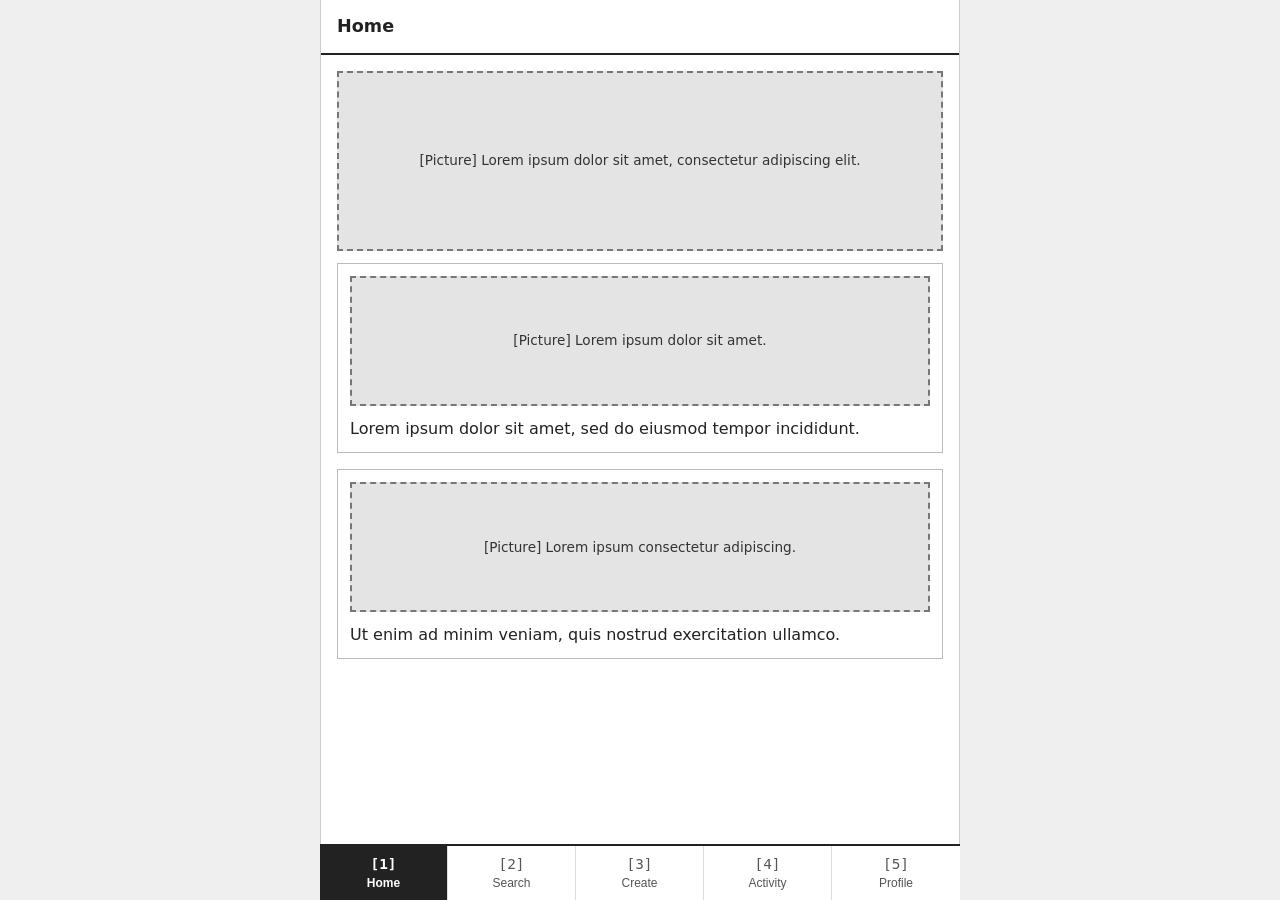
<file: el kommunio/index.html>
<!DOCTYPE html>
<html lang="en">
<head>
  <meta charset="UTF-8">
  <meta name="viewport" content="width=device-width, initial-scale=1.0, viewport-fit=cover">
  <meta name="theme-color" content="#ffffff">
  <title>App Wireframe</title>
  <link rel="manifest" href="manifest.json">
  <link rel="stylesheet" href="styles.css">
</head>
<body>
  <div class="app-shell">
    <header class="top-bar">
      <h1 id="page-title">Home</h1>
    </header>

    <main class="content">
      <!-- Page 1: Home -->
      <section id="page-home" class="page active">
        <div class="img-box hero">
          <span>[Picture] Lorem ipsum dolor sit amet, consectetur adipiscing elit.</span>
        </div>
        <div class="card">
          <div class="img-box">
            <span>[Picture] Lorem ipsum dolor sit amet.</span>
          </div>
          <p>Lorem ipsum dolor sit amet, sed do eiusmod tempor incididunt.</p>
        </div>
        <div class="card">
          <div class="img-box">
            <span>[Picture] Lorem ipsum consectetur adipiscing.</span>
          </div>
          <p>Ut enim ad minim veniam, quis nostrud exercitation ullamco.</p>
        </div>
      </section>

      <!-- Page 2: Search -->
      <section id="page-search" class="page">
        <input type="text" class="wire-input" placeholder="Search wireframe...">
        <div class="grid-2">
          <div class="img-box square"><span>[Picture] Lorem ipsum dolor</span></div>
          <div class="img-box square"><span>[Picture] Lorem ipsum amet</span></div>
          <div class="img-box square"><span>[Picture] Lorem ipsum elit</span></div>
          <div class="img-box square"><span>[Picture] Lorem ipsum tempor</span></div>
        </div>
      </section>

      <!-- Page 3: Create -->
      <section id="page-create" class="page">
        <div class="img-box hero">
          <span>[Upload Picture] Lorem ipsum dolor sit amet, consectetur.</span>
        </div>
        <input type="text" class="wire-input" placeholder="Title placeholder">
        <textarea class="wire-input" rows="4" placeholder="Description placeholder"></textarea>
        <button type="button" class="wire-btn">Submit</button>
      </section>

      <!-- Page 4: Activity -->
      <section id="page-activity" class="page">
        <div class="list-item">
          <div class="img-box thumb"><span>Lorem ipsum</span></div>
          <p>Lorem ipsum dolor sit amet, consectetur adipiscing elit.</p>
        </div>
        <div class="list-item">
          <div class="img-box thumb"><span>Lorem ipsum</span></div>
          <p>Sed do eiusmod tempor incididunt ut labore et dolore.</p>
        </div>
        <div class="list-item">
          <div class="img-box thumb"><span>Lorem ipsum</span></div>
          <p>Quis nostrud exercitation ullamco laboris nisi ut aliquip.</p>
        </div>
      </section>

      <!-- Page 5: Profile -->
      <section id="page-profile" class="page">
        <div class="profile-header">
          <div class="img-box avatar"><span>Lorem ipsum</span></div>
          <div>
            <h2>User Name</h2>
            <p>Lorem ipsum dolor sit amet.</p>
          </div>
        </div>
        <div class="grid-2">
          <div class="img-box square"><span>[Picture] Lorem ipsum 1</span></div>
          <div class="img-box square"><span>[Picture] Lorem ipsum 2</span></div>
        </div>
      </section>
    </main>

    <!-- Bottom 5-Feature Navigation -->
    <nav class="bottom-nav" aria-label="Primary">
      <button class="nav-btn active" data-target="page-home" data-title="Home">
        <span class="icon">[1]</span>
        <span>Home</span>
      </button>
      <button class="nav-btn" data-target="page-search" data-title="Search">
        <span class="icon">[2]</span>
        <span>Search</span>
      </button>
      <button class="nav-btn" data-target="page-create" data-title="Create">
        <span class="icon">[3]</span>
        <span>Create</span>
      </button>
      <button class="nav-btn" data-target="page-activity" data-title="Activity">
        <span class="icon">[4]</span>
        <span>Activity</span>
      </button>
      <button class="nav-btn" data-target="page-profile" data-title="Profile">
        <span class="icon">[5]</span>
        <span>Profile</span>
      </button>
    </nav>
  </div>

  <script src="app.js"></script>
</body>
</html>
</file>
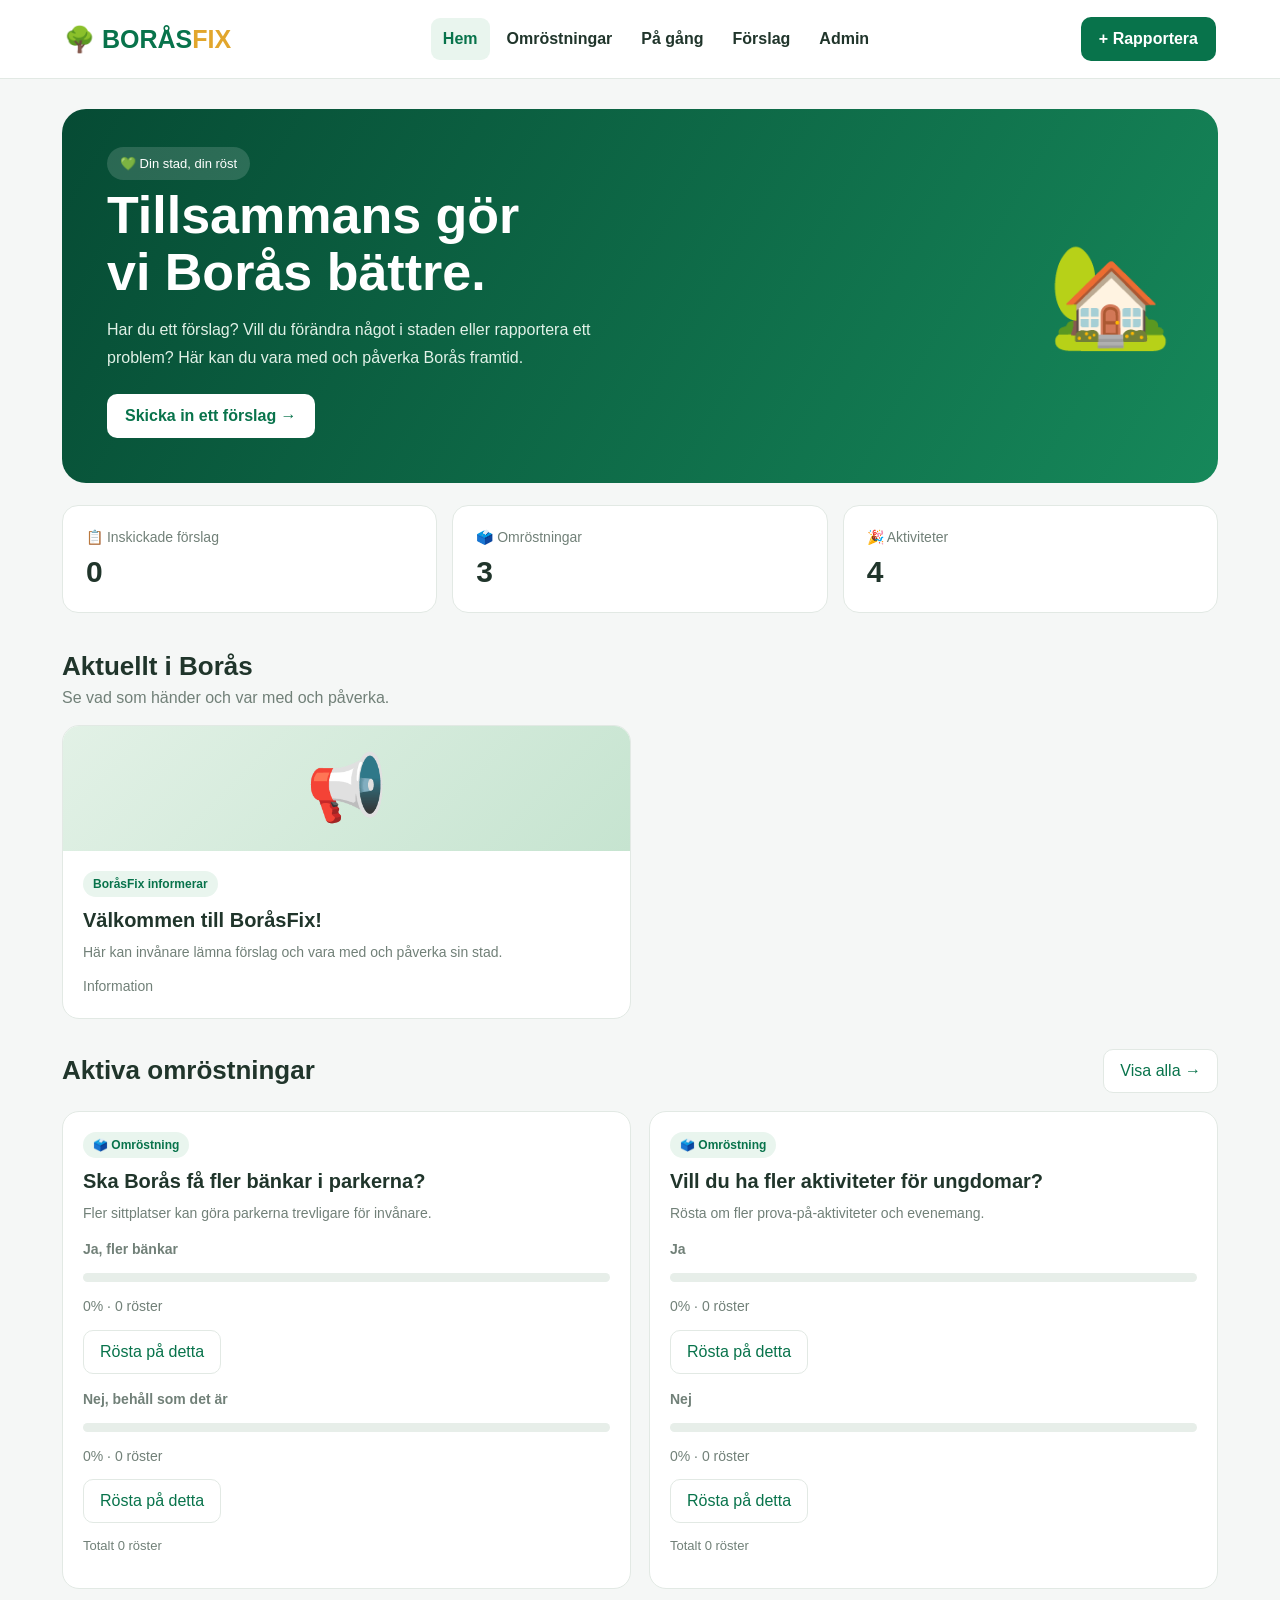
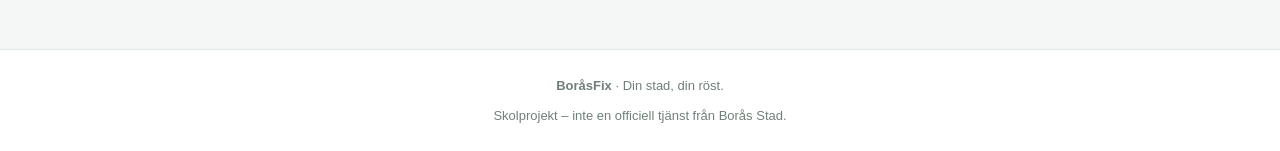
<file: Appborås.html>
<!DOCTYPE html>
<html lang="sv">
<head>
<meta charset="UTF-8">
<meta name="viewport" content="width=device-width, initial-scale=1.0">

<title>BoråsFix – Din stad, din röst</title>

<style>
* {
    margin: 0;
    padding: 0;
    box-sizing: border-box;
}

:root {
    --green: #08734b;
    --dark: #064b34;
    --light: #e9f5ee;
    --bg: #f5f7f6;
    --text: #20352b;
    --gray: #718078;
    --border: #e2e9e4;
}

body {
    font-family: Arial, sans-serif;
    background: var(--bg);
    color: var(--text);
}

button, input, textarea, select {
    font: inherit;
}

button {
    cursor: pointer;
}

header {
    background: white;
    padding: 17px 5%;
    display: flex;
    align-items: center;
    justify-content: space-between;
    gap: 15px;
    border-bottom: 1px solid var(--border);
    position: sticky;
    top: 0;
    z-index: 10;
}

.logo {
    font-size: 25px;
    font-weight: bold;
    color: var(--green);
}

.logo span {
    color: #e2a62c;
}

nav {
    display: flex;
    gap: 5px;
    flex-wrap: wrap;
}

nav button {
    border: none;
    background: transparent;
    padding: 12px;
    border-radius: 9px;
    color: var(--text);
    font-weight: bold;
}

nav button:hover,
nav button.active {
    background: var(--light);
    color: var(--green);
}

.primary {
    background: var(--green);
    color: white;
    border: none;
    border-radius: 10px;
    padding: 13px 18px;
    font-weight: bold;
}

.primary:hover {
    background: var(--dark);
}

.secondary {
    background: white;
    color: var(--green);
    border: 1px solid var(--border);
    border-radius: 10px;
    padding: 12px 16px;
}

main {
    max-width: 1200px;
    margin: auto;
    padding: 30px 22px 60px;
}

.page {
    display: none;
}

.page.active {
    display: block;
}

.hero {
    background: linear-gradient(120deg, #064b34, #16885a);
    color: white;
    padding: 45px;
    border-radius: 24px;
    display: flex;
    align-items: center;
    justify-content: space-between;
    gap: 25px;
    overflow: hidden;
}

.hero h1 {
    font-size: clamp(32px, 5vw, 52px);
    line-height: 1.1;
    margin: 15px 0;
}

.hero p {
    line-height: 1.7;
    color: #e1f1e7;
    max-width: 550px;
}

.hero button {
    margin-top: 23px;
    background: white;
    color: var(--green);
}

.hero-icon {
    font-size: 100px;
}

.tag {
    background: #ffffff25;
    padding: 9px 13px;
    border-radius: 30px;
    font-size: 13px;
}

.stats {
    display: grid;
    grid-template-columns: repeat(3, 1fr);
    gap: 15px;
    margin: 22px 0 38px;
}

.stat {
    background: white;
    border: 1px solid var(--border);
    padding: 23px;
    border-radius: 16px;
}

.stat p {
    color: var(--gray);
    font-size: 14px;
}

.stat h2 {
    margin-top: 10px;
    font-size: 30px;
}

.section-head {
    display: flex;
    justify-content: space-between;
    align-items: center;
    gap: 15px;
    margin: 30px 0 18px;
}

.section-head h2 {
    font-size: 26px;
}

.section-head p {
    color: var(--gray);
    margin-top: 7px;
}

.grid {
    display: grid;
    grid-template-columns: repeat(2, minmax(0, 1fr));
    gap: 18px;
}

.card {
    background: white;
    border: 1px solid var(--border);
    border-radius: 17px;
    overflow: hidden;
}

.card-content {
    padding: 20px;
}

.card h3 {
    margin: 12px 0 9px;
    font-size: 20px;
}

.card p {
    color: var(--gray);
    line-height: 1.6;
    font-size: 14px;
}

.card-image {
    min-height: 125px;
    display: flex;
    align-items: center;
    justify-content: center;
    font-size: 65px;
    background: linear-gradient(135deg, #e2f1e6, #c6e4d0);
}

.pill {
    display: inline-block;
    background: var(--light);
    color: var(--green);
    padding: 6px 10px;
    border-radius: 20px;
    font-size: 12px;
    font-weight: bold;
}

.vote-count {
    margin: 15px 0;
    font-size: 13px;
    color: var(--gray);
}

.progress {
    height: 9px;
    background: #e7eee9;
    border-radius: 20px;
    overflow: hidden;
    margin: 13px 0;
}

.progress div {
    height: 100%;
    background: var(--green);
    width: 0%;
}

.card button {
    margin-top: 12px;
}

.toolbar {
    display: flex;
    gap: 12px;
    margin: 20px 0;
}

.field {
    width: 100%;
    padding: 13px;
    border: 1px solid #dce5df;
    border-radius: 10px;
    background: white;
    color: var(--text);
}

.field:focus {
    outline: 2px solid #9ac9ad;
    border-color: var(--green);
}

.toolbar input {
    flex: 1;
    min-width: 0;
}

.toolbar select {
    max-width: 220px;
}

.panel {
    background: white;
    border: 1px solid var(--border);
    border-radius: 18px;
    padding: 28px;
    max-width: 750px;
    margin: 0 auto;
}

.panel h2 {
    margin-bottom: 10px;
}

.panel > p {
    color: var(--gray);
    line-height: 1.6;
    margin-bottom: 22px;
}

.notice {
    background: var(--light);
    color: var(--green);
    padding: 14px;
    border-radius: 10px;
    font-size: 14px;
    line-height: 1.5;
    margin-bottom: 20px;
}

.form-group {
    margin-bottom: 18px;
}

.form-group label {
    display: block;
    font-weight: bold;
    margin-bottom: 8px;
    font-size: 14px;
}

textarea.field {
    min-height: 120px;
    resize: vertical;
}

.form-actions {
    display: flex;
    gap: 10px;
    margin-top: 23px;
}

.empty {
    background: white;
    padding: 40px;
    text-align: center;
    border-radius: 15px;
    color: var(--gray);
    grid-column: 1 / -1;
}

.status {
    display: inline-block;
    padding: 6px 10px;
    border-radius: 20px;
    background: #fff2d7;
    color: #8c6000;
    font-size: 12px;
    font-weight: bold;
}

.status.work {
    background: #e6efff;
    color: #315da7;
}

.status.done {
    background: #e1f5e8;
    color: #176b48;
}

.admin-controls {
    padding: 15px 20px;
    border-top: 1px solid var(--border);
}

.admin-controls select {
    margin-bottom: 10px;
}

.admin-controls button {
    width: 100%;
}

.activity-date {
    color: var(--green);
    font-weight: bold;
    font-size: 13px;
    margin-top: 12px;
}

footer {
    background: white;
    border-top: 1px solid var(--border);
    padding: 28px;
    text-align: center;
    color: var(--gray);
    font-size: 13px;
}

@media (max-width: 750px) {
    header {
        flex-wrap: wrap;
        padding: 15px;
    }

    nav {
        width: 100%;
        order: 3;
        overflow-x: auto;
    }

    nav button {
        padding: 10px;
        font-size: 13px;
    }

    .hero {
        padding: 28px;
    }

    .hero-icon {
        display: none;
    }

    .grid {
        grid-template-columns: 1fr;
    }

    .stats {
        gap: 8px;
    }

    .stat {
        padding: 14px;
    }

    .stat h2 {
        font-size: 24px;
    }

    .stat p {
        font-size: 12px;
    }

    .toolbar {
        flex-direction: column;
    }

    .toolbar select {
        max-width: none;
    }

    .panel {
        padding: 20px;
    }

    .section-head h2 {
        font-size: 22px;
    }
}
</style>
</head>

<body>

<header>
    <div class="logo">🌳 BORÅS<span>FIX</span></div>

    <nav>
        <button class="active" onclick="showPage('home',this)">Hem</button>
        <button onclick="showPage('polls',this)">Omröstningar</button>
        <button onclick="showPage('activities',this)">På gång</button>
        <button onclick="showPage('proposals',this)">Förslag</button>
        <button onclick="showPage('admin',this)">Admin</button>
    </nav>

    <button class="primary" onclick="showPage('create')">
        + Rapportera
    </button>
</header>

<main>

<!-- HEM -->
<section id="home" class="page active">

    <div class="hero">
        <div>
            <span class="tag">💚 Din stad, din röst</span>

            <h1>Tillsammans gör<br>vi Borås bättre.</h1>

            <p>
                Har du ett förslag? Vill du förändra något
                i staden eller rapportera ett problem?
                Här kan du vara med och påverka Borås framtid.
            </p>

            <button class="primary" onclick="showPage('create')">
                Skicka in ett förslag →
            </button>
        </div>

        <div class="hero-icon">🏡</div>
    </div>

    <div class="stats">
        <div class="stat">
            <p>📋 Inskickade förslag</p>
            <h2 id="totalCount">0</h2>
        </div>

        <div class="stat">
            <p>🗳️ Omröstningar</p>
            <h2 id="pollCount">0</h2>
        </div>

        <div class="stat">
            <p>🎉 Aktiviteter</p>
            <h2 id="activityCount">0</h2>
        </div>
    </div>

    <div class="section-head">
        <div>
            <h2>Aktuellt i Borås</h2>
            <p>Se vad som händer och var med och påverka.</p>
        </div>
    </div>

    <div id="homePosts" class="grid"></div>

    <div class="section-head">
        <h2>Aktiva omröstningar</h2>
        <button class="secondary" onclick="showPage('polls')">
            Visa alla →
        </button>
    </div>

    <div id="homePolls" class="grid"></div>

</section>

<!-- OMROSTNINGAR -->
<section id="polls" class="page">

    <div class="section-head">
        <div>
            <h2>🗳️ Omröstningar</h2>
            <p>Rösta på förslag som kan påverka Borås.</p>
        </div>
    </div>

    <div class="notice">
        Omröstningarna i denna prototyp är endast exempel.
        Rösterna är inte riktiga kommunala beslut.
    </div>

    <div id="pollList" class="grid"></div>

</section>

<!-- AKTIVITETER -->
<section id="activities" class="page">

    <div class="section-head">
        <div>
            <h2>🎉 På gång i Borås</h2>
            <p>Hitta aktiviteter, evenemang och prova-på.</p>
        </div>
    </div>

    <div class="toolbar">
        <select id="activityFilter" class="field"
                onchange="renderActivities()">
            <option value="">Alla aktiviteter</option>
            <option value="Sommar">Sommar</option>
            <option value="Vinter">Vinter</option>
            <option value="Prova på">Prova på</option>
        </select>
    </div>

    <div id="activityList" class="grid"></div>

</section>

<!-- FORSLAG -->
<section id="proposals" class="page">

    <div class="section-head">
        <div>
            <h2>💡 Förslagsinkorgen</h2>
            <p>Se förslag från andra invånare. Namn visas inte.</p>
        </div>

        <button class="primary" onclick="showPage('create')">
            + Skapa förslag
        </button>
    </div>

    <div class="notice">
        Förslagen i denna demo visas utan namn.
        Tänk på att inte skriva personuppgifter i beskrivningen.
    </div>

    <div class="toolbar">
        <input class="field" id="proposalSearch"
               placeholder="🔎 Sök efter förslag..."
               oninput="renderProposals()">

        <select class="field" id="proposalFilter"
                onchange="renderProposals()">
            <option value="">Alla kategorier</option>
            <option value="Underhåll">Underhåll</option>
            <option value="Nybyggnation">Nybyggnation</option>
            <option value="Aktiviteter">Aktiviteter</option>
            <option value="Annat">Annat</option>
        </select>
    </div>

    <div id="proposalList" class="grid"></div>

</section>

<!-- SKAPA RAPPORT -->
<section id="create" class="page">

    <div class="panel">
        <h2>📍 Skicka in ett förslag</h2>

        <p>
            Berätta vad du vill förbättra i Borås.
            Du kan skicka in ett förslag om underhåll,
            nybyggnation eller aktiviteter.
        </p>

        <div class="notice">
            Detta är en skolprototyp.
            Ditt förslag sparas i webbläsaren och
            skickas inte till Borås kommun.
        </div>

        <form id="proposalForm">

            <div class="form-group">
                <label for="proposalTitle">Rubrik</label>

                <input class="field" id="proposalTitle"
                       maxlength="100"
                       placeholder="Exempel: Fler bänkar i parken"
                       required>
            </div>

            <div class="form-group">
                <label for="proposalCategory">Kategori</label>

                <select class="field" id="proposalCategory" required>
                    <option value="">Välj kategori</option>
                    <option>Underhåll</option>
                    <option>Nybyggnation</option>
                    <option>Aktiviteter</option>
                    <option>Annat</option>
                </select>
            </div>

            <div class="form-group">
                <label for="proposalLocation">Plats</label>

                <input class="field" id="proposalLocation"
                       maxlength="120"
                       placeholder="Var i Borås gäller förslaget?"
                       required>
            </div>

            <div class="form-group">
                <label for="proposalDescription">Beskrivning</label>

                <textarea class="field" id="proposalDescription"
                          maxlength="1000"
                          placeholder="Beskriv vad du vill ska förändras..."
                          required></textarea>
            </div>

            <div class="form-actions">
                <button class="primary" type="submit">
                    Skicka förslag →
                </button>

                <button class="secondary" type="button"
                        onclick="showPage('home')">
                    Avbryt
                </button>
            </div>

        </form>
    </div>

</section>

<!-- ADMIN -->
<section id="admin" class="page">

    <div class="section-head">
        <div>
            <h2>🛠️ Kommunens admin</h2>
            <p>Demo för att hantera förslag och publicera innehåll.</p>
        </div>
    </div>

    <div class="notice">
        Administrationssidan är öppen i denna prototyp.
        Den är inte säker för riktiga kommunala ärenden.
    </div>

    <div class="panel" style="margin-bottom:25px">

        <h2>📢 Publicera ett inlägg</h2>

        <form id="postForm">

            <div class="form-group">
                <label for="postTitle">Rubrik</label>
                <input class="field" id="postTitle" required
                       maxlength="100"
                       placeholder="Exempel: Ny lekplats planeras">
            </div>

            <div class="form-group">
                <label for="postText">Information</label>
                <textarea class="field" id="postText"
                          maxlength="1000"
                          required
                          placeholder="Skriv information till invånarna..."></textarea>
            </div>

            <button class="primary" type="submit">
                Publicera inlägg
            </button>

        </form>

    </div>

    <div class="panel" style="margin-bottom:25px">

        <h2>🗳️ Skapa omröstning</h2>

        <form id="pollForm">

            <div class="form-group">
                <label for="pollTitle">Fråga</label>

                <input class="field" id="pollTitle"
                       maxlength="150"
                       required
                       placeholder="Exempel: Vill du ha fler bänkar?">
            </div>

            <div class="form-group">
                <label for="pollDescription">Beskrivning</label>

                <textarea class="field" id="pollDescription"
                          maxlength="1000"
                          required
                          placeholder="Beskriv vad omröstningen handlar om..."></textarea>
            </div>

            <div class="form-group">
                <label for="pollOption1">Alternativ 1</label>
                <input class="field" id="pollOption1"
                       maxlength="100" required
                       placeholder="Ja">
            </div>

            <div class="form-group">
                <label for="pollOption2">Alternativ 2</label>
                <input class="field" id="pollOption2"
                       maxlength="100" required
                       placeholder="Nej">
            </div>

            <button class="primary" type="submit">
                Skapa omröstning
            </button>

        </form>

    </div>

    <div class="section-head">
        <h2>📋 Inskickade förslag</h2>
    </div>

    <div id="adminProposals" class="grid"></div>

</section>

</main>

<footer>
    <strong>BoråsFix</strong> · Din stad, din röst.
    <br><br>
    Skolprojekt – inte en officiell tjänst från Borås Stad.
</footer>

<script>
const KEY = "borasfix-v2";

const initialData = {
    proposals: [],
    posts: [
        {
            id: 1,
            title: "Välkommen till BoråsFix!",
            text: "Här kan invånare lämna förslag och vara med och påverka sin stad.",
            date: "Information"
        }
    ],
    polls: [
        {
            id: 101,
            title: "Ska Borås få fler bänkar i parkerna?",
            description: "Fler sittplatser kan göra parkerna trevligare för invånare.",
            options: ["Ja, fler bänkar", "Nej, behåll som det är"],
            votes: [0, 0],
            voted: false
        },
        {
            id: 102,
            title: "Vill du ha fler aktiviteter för ungdomar?",
            description: "Rösta om fler prova-på-aktiviteter och evenemang.",
            options: ["Ja", "Nej"],
            votes: [0, 0],
            voted: false
        },
        {
            id: 103,
            title: "Ska fler cykelvägar byggas?",
            description: "Vad tycker du om att utveckla cykelvägar i Borås?",
            options: ["Ja, bygg fler", "Nej"],
            votes: [0, 0],
            voted: false
        }
    ],
    activities: [
        {
            id: 201,
            title: "Sommar i Borås",
            type: "Sommar",
            icon: "☀️",
            date: "Sommaren",
            text: "Exempel på sommaraktiviteter och roliga saker att göra i staden."
        },
        {
            id: 202,
            title: "Vinteraktiviteter",
            type: "Vinter",
            icon: "❄️",
            date: "Vintern",
            text: "Exempel på aktiviteter att upptäcka under vintern."
        },
        {
            id: 203,
            title: "Öppet hus på kulturskolan",
            type: "Prova på",
            icon: "🎨",
            date: "Exempelaktivitet",
            text: "Prova på musik, dans eller andra kreativa aktiviteter."
        },
        {
            id: 204,
            title: "Prova på en ny sport",
            type: "Prova på",
            icon: "⚽",
            date: "Exempelaktivitet",
            text: "Upptäck en ny sport och testa något nytt."
        }
    ]
};

let data;

function loadData() {
    try {
        const saved = localStorage.getItem(KEY);
        data = saved ? JSON.parse(saved) : initialData;

        if (!data || !Array.isArray(data.proposals)) {
            data = initialData;
        }
    } catch (error) {
        data = initialData;
    }
}

function saveData() {
    try {
        localStorage.setItem(KEY, JSON.stringify(data));
    } catch (error) {
        alert("Kunde inte spara informationen i webbläsaren.");
    }
}

function escapeHTML(value) {
    return String(value).replace(/[&<>"']/g, char => ({
        "&": "&amp;",
        "<": "&lt;",
        ">": "&gt;",
        '"': "&quot;",
        "'": "&#39;"
    })[char]);
}

function showPage(page, button) {
    document.querySelectorAll(".page").forEach(section => {
        section.classList.remove("active");
    });

    document.getElementById(page).classList.add("active");

    document.querySelectorAll("nav button").forEach(navButton => {
        navButton.classList.remove("active");
    });

    if (button) button.classList.add("active");

    renderAll();
    window.scrollTo({ top: 0, behavior: "smooth" });
}

function proposalCard(proposal, admin = false) {
    return `
        <article class="card">
            <div class="card-content">
                <span class="pill">${escapeHTML(proposal.category)}</span>

                <h3>${escapeHTML(proposal.title)}</h3>

                <p>${escapeHTML(proposal.description)}</p>

                <p style="margin-top:12px">
                    📍 ${escapeHTML(proposal.location)}
                </p>

                <p style="margin-top:8px">
                    👤 Anonymt förslag
                </p>

                <p style="margin-top:8px">
                    📅 ${escapeHTML(proposal.date)}
                </p>

                <div style="margin-top:14px">
                    <span class="status ${
                        proposal.status === "Åtgärdad" ? "done" :
                        proposal.status === "Under arbete" ? "work" : ""
                    }">${escapeHTML(proposal.status)}</span>
                </div>
            </div>

            ${admin ? `
                <div class="admin-controls">
                    <select class="field"
                        aria-label="Ändra status"
                        onchange="changeProposalStatus(${proposal.id},this.value)">
                        <option ${proposal.status === "Mottagen" ? "selected" : ""}>Mottagen</option>
                        <option ${proposal.status === "Under arbete" ? "selected" : ""}>Under arbete</option>
                        <option ${proposal.status === "Åtgärdad" ? "selected" : ""}>Åtgärdad</option>
                    </select>

                    <button class="secondary"
                        onclick="deleteProposal(${proposal.id})">
                        Ta bort förslag
                    </button>
                </div>
            ` : ""}
        </article>
    `;
}

function pollCard(poll) {
    const total = poll.votes.reduce((sum, n) => sum + n, 0);

    const options = poll.options.map((option, i) => {
        const percent = total ? Math.round(poll.votes[i] / total * 100) : 0;

        return `
            <div style="margin-top:14px">
                <p><strong>${escapeHTML(option)}</strong></p>

                <div class="progress">
                    <div style="width:${percent}%"></div>
                </div>

                <p>${percent}% · ${poll.votes[i]} röster</p>

                ${!poll.voted ? `
                    <button class="secondary"
                        onclick="vote(${poll.id},${i})">
                        Rösta på detta
                    </button>
                ` : ""}
            </div>
        `;
    }).join("");

    return `
        <article class="card">
            <div class="card-content">
                <span class="pill">🗳️ Omröstning</span>

                <h3>${escapeHTML(poll.title)}</h3>

                <p>${escapeHTML(poll.description)}</p>

                ${options}

                <div class="vote-count">
                    Totalt ${total} röster
                </div>

                ${poll.voted ? `
                    <p style="color:var(--green)">
                        ✓ Du har röstat i denna demo.
                    </p>
                ` : ""}
            </div>
        </article>
    `;
}

function activityCard(activity) {
    return `
        <article class="card">
            <div class="card-image">${activity.icon}</div>

            <div class="card-content">
                <span class="pill">${escapeHTML(activity.type)}</span>

                <h3>${escapeHTML(activity.title)}</h3>

                <p>${escapeHTML(activity.text)}</p>

                <div class="activity-date">
                    📅 ${escapeHTML(activity.date)}
                </div>

                <p style="margin-top:10px">
                    <span class="status">Exempelaktivitet</span>
                </p>
            </div>
        </article>
    `;
}

function renderHome() {
    document.getElementById("totalCount").textContent =
        data.proposals.length;

    document.getElementById("pollCount").textContent =
        data.polls.length;

    document.getElementById("activityCount").textContent =
        data.activities.length;

    document.getElementById("homePosts").innerHTML =
        [...data.posts].reverse().slice(0, 4).map(post => `
            <article class="card">
                <div class="card-image">📢</div>
                <div class="card-content">
                    <span class="pill">BoråsFix informerar</span>
                    <h3>${escapeHTML(post.title)}</h3>
                    <p>${escapeHTML(post.text)}</p>
                    <p style="margin-top:12px">${escapeHTML(post.date)}</p>
                </div>
            </article>
        `).join("") || `<div class="empty">Inga inlägg ännu.</div>`;

    document.getElementById("homePolls").innerHTML =
        data.polls.slice(0, 2).map(pollCard).join("") ||
        `<div class="empty">Inga omröstningar just nu.</div>`;
}

function renderPolls() {
    document.getElementById("pollList").innerHTML =
        data.polls.map(pollCard).join("") ||
        `<div class="empty">Inga omröstningar ännu.</div>`;
}

function renderActivities() {
    const filter = document.getElementById("activityFilter").value;

    const activities = data.activities.filter(activity =>
        !filter || activity.type === filter
    );

    document.getElementById("activityList").innerHTML =
        activities.map(activityCard).join("") ||
        `<div class="empty">Inga aktiviteter hittades.</div>`;
}

function renderProposals() {
    const search = document.getElementById("proposalSearch")
        .value.toLowerCase().trim();

    const category = document.getElementById("proposalFilter").value;

    const filtered = [...data.proposals].reverse().filter(proposal => {
        const text = (
            proposal.title + " " +
            proposal.description + " " +
            proposal.location
        ).toLowerCase();

        return text.includes(search) &&
            (!category || proposal.category === category);
    });

    document.getElementById("proposalList").innerHTML =
        filtered.map(proposal => proposalCard(proposal)).join("") ||
        `<div class="empty">Inga förslag hittades.</div>`;
}

function renderAdmin() {
    document.getElementById("adminProposals").innerHTML =
        [...data.proposals].reverse()
            .map(proposal => proposalCard(proposal, true))
            .join("") ||
        `<div class="empty">Inga inskickade förslag ännu.</div>`;
}

function renderAll() {
    renderHome();
    renderPolls();
    renderActivities();
    renderProposals();
    renderAdmin();
}

function vote(id, optionIndex) {
    const poll = data.polls.find(p => p.id === id);

    if (!poll || poll.voted) return;

    poll.votes[optionIndex]++;
    poll.voted = true;

    saveData();
    renderAll();
}

function changeProposalStatus(id, status) {
    const proposal = data.proposals.find(p => p.id === id);

    if (!proposal) return;

    proposal.status = status;

    saveData();
    renderAll();
}

function deleteProposal(id) {
    if (!confirm("Vill du ta bort detta förslag?")) return;

    data.proposals = data.proposals.filter(p => p.id !== id);

    saveData();
    renderAll();
}

document.getElementById("proposalForm").addEventListener("submit", event => {
    event.preventDefault();

    const title = document.getElementById("proposalTitle").value.trim();
    const category = document.getElementById("proposalCategory").value;
    const location = document.getElementById("proposalLocation").value.trim();
    const description = document.getElementById("proposalDescription").value.trim();

    if (!title || !category || !location || !description) {
        alert("Fyll i alla fält.");
        return;
    }

    data.proposals.push({
        id: Date.now(),
        title,
        category,
        location,
        description,
        status: "Mottagen",
        date: new Date().toLocaleDateString("sv-SE")
    });

    saveData();

    event.target.reset();

    alert("Ditt förslag har sparats i prototypen!");

    showPage("proposals");
});

document.getElementById("postForm").addEventListener("submit", event => {
    event.preventDefault();

    const title = document.getElementById("postTitle").value.trim();
    const text = document.getElementById("postText").value.trim();

    if (!title || !text) return;

    data.posts.push({
        id: Date.now(),
        title,
        text,
        date: new Date().toLocaleDateString("sv-SE")
    });

    saveData();
    event.target.reset();
    renderAll();

    alert("Inlägget har publicerats i prototypen!");
});

document.getElementById("pollForm").addEventListener("submit", event => {
    event.preventDefault();

    const title = document.getElementById("pollTitle").value.trim();
    const description = document.getElementById("pollDescription").value.trim();
    const option1 = document.getElementById("pollOption1").value.trim();
    const option2 = document.getElementById("pollOption2").value.trim();

    if (!title || !description || !option1 || !option2) return;

    data.polls.push({
        id: Date.now(),
        title,
        description,
        options: [option1, option2],
        votes: [0, 0],
        voted: false
    });

    saveData();
    event.target.reset();
    renderAll();

    alert("Omröstningen har skapats i prototypen!");
});

loadData();
renderAll();
</script>

</body>
</html>
</file>
<file: el kommunio/styles.css>
* {
  box-sizing: border-box;
  margin: 0;
  padding: 0;
}

body {
  font-family: system-ui, -apple-system, sans-serif;
  background-color: #efefef;
  color: #222;
  line-height: 1.4;
}

/* Responsive shell: full-screen on phones, centered app frame on laptops */
.app-shell {
  max-width: 640px;
  min-height: 100vh;
  margin: 0 auto;
  background-color: #ffffff;
  border-left: 1px solid #ccc;
  border-right: 1px solid #ccc;
  display: flex;
  flex-direction: column;
}

.top-bar {
  position: sticky;
  top: 0;
  background: #ffffff;
  border-bottom: 2px solid #222;
  padding: 14px 16px;
  z-index: 10;
}

.top-bar h1 {
  font-size: 1.1rem;
  font-weight: 700;
}

.content {
  flex: 1;
  padding: 16px 16px 84px; /* Extra bottom padding so nav doesn't cover content */
}

/* Page switching */
.page {
  display: none;
}

.page.active {
  display: block;
}

/* Wireframe Picture Placeholders */
.img-box {
  background-color: #e4e4e4;
  border: 2px dashed #777;
  color: #333;
  display: flex;
  align-items: center;
  justify-content: center;
  text-align: center;
  padding: 12px;
  font-size: 0.85rem;
  margin-bottom: 12px;
  min-height: 130px;
}

.img-box.hero {
  min-height: 180px;
}

.img-box.square {
  aspect-ratio: 1 / 1;
  min-height: auto;
  margin-bottom: 0;
}

.img-box.thumb {
  width: 64px;
  height: 64px;
  min-height: auto;
  flex-shrink: 0;
  margin-bottom: 0;
  font-size: 0.7rem;
}

.img-box.avatar {
  width: 72px;
  height: 72px;
  min-height: auto;
  border-radius: 50%;
  flex-shrink: 0;
  margin-bottom: 0;
  font-size: 0.7rem;
}

/* Basic Wireframe Components */
.card {
  border: 1px solid #bbb;
  padding: 12px;
  margin-bottom: 16px;
}

.grid-2 {
  display: grid;
  grid-template-columns: repeat(2, 1fr);
  gap: 12px;
}

.list-item {
  display: flex;
  align-items: center;
  gap: 12px;
  padding: 10px 0;
  border-bottom: 1px solid #ddd;
}

.profile-header {
  display: flex;
  align-items: center;
  gap: 14px;
  margin-bottom: 20px;
}

.wire-input {
  width: 100%;
  padding: 10px;
  margin-bottom: 12px;
  border: 2px solid #444;
  font: inherit;
}

.wire-btn {
  width: 100%;
  padding: 12px;
  background: #222;
  color: #fff;
  border: none;
  font: inherit;
  font-weight: 600;
  cursor: pointer;
}

/* Fixed 5-Button Bottom Navigation */
.bottom-nav {
  position: fixed;
  bottom: 0;
  left: 50%;
  transform: translateX(-50%);
  width: 100%;
  max-width: 640px;
  background: #ffffff;
  border-top: 2px solid #222;
  display: grid;
  grid-template-columns: repeat(5, 1fr);
  padding-bottom: env(safe-area-inset-bottom);
  z-index: 20;
}

.nav-btn {
  background: none;
  border: none;
  border-right: 1px solid #ddd;
  padding: 10px 4px;
  display: flex;
  flex-direction: column;
  align-items: center;
  gap: 4px;
  font-size: 0.75rem;
  color: #555;
  cursor: pointer;
}

.nav-btn:last-child {
  border-right: none;
}

.nav-btn.active {
  background-color: #222;
  color: #ffffff;
  font-weight: 700;
}

.nav-btn .icon {
  font-family: monospace;
  font-size: 0.9rem;
}
</file>
